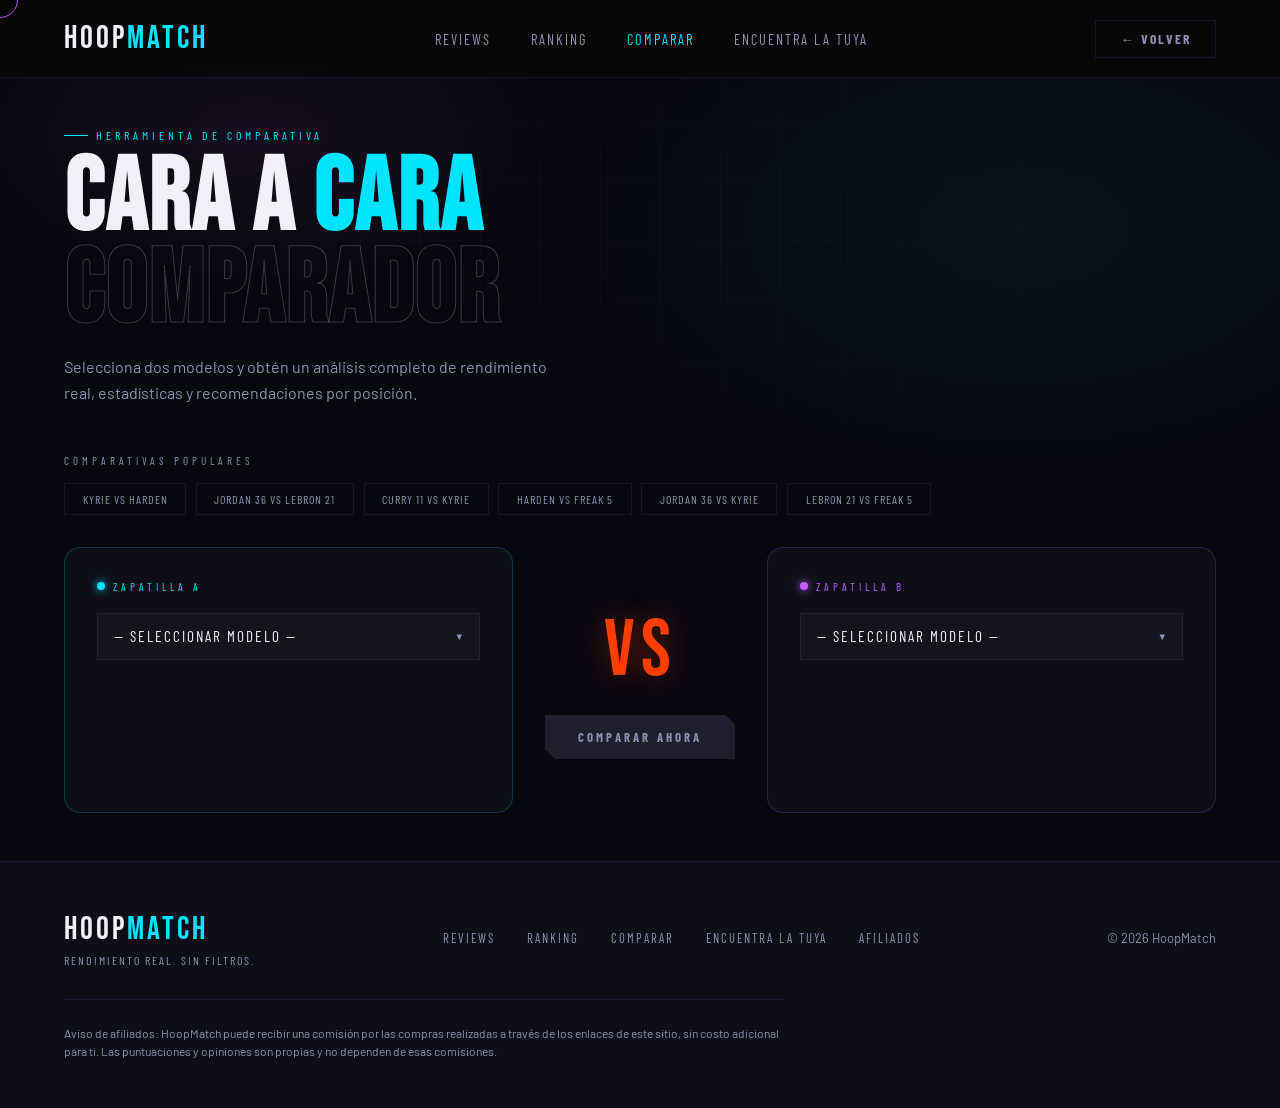
<file: compare.html>
<!doctype html>
<html lang="es">
  <head>
    <meta charset="UTF-8" />
    <meta name="viewport" content="width=device-width, initial-scale=1.0" />
    <meta name="description" content="Compara dos zapatillas de basketball cara a cara: grip, comodidad, amortiguación, durabilidad, peso y recomendación por posición." />
    <meta name="theme-color" content="#07070f" />
    <title>HoopMatch — Comparar Zapatillas de Basketball</title>
    <link rel="preconnect" href="https://fonts.googleapis.com" />
    <link rel="preconnect" href="https://fonts.gstatic.com" crossorigin />
    <link
      href="https://fonts.googleapis.com/css2?family=Bebas+Neue&family=Barlow+Condensed:wght@400;600;700&family=Barlow:wght@400;500;600&display=swap"
      rel="stylesheet"
    />
    <link rel="stylesheet" href="css/styles.css" />
    <link rel="stylesheet" href="css/compare.css" />
  </head>
  <body>
    <div class="cursor" id="cursor"></div>
    <div class="cursor-ring" id="cursorRing"></div>

    <nav>
      <a href="index.html" class="logo">HOOP<span>MATCH</span></a>
      <ul class="nav-links">
        <li><a href="index.html#reviews">Reviews</a></li>
        <li><a href="index.html#ranking">Ranking</a></li>
        <li><a href="compare.html" class="active">Comparar</a></li>
        <li><a href="quiz.html">Encuentra la tuya</a></li>
      </ul>
      <a href="index.html" class="nav-back">← Volver</a>
    </nav>

    <!-- HEADER -->
    <header class="page-header">
      <div class="page-header-bg"></div>
      <div class="page-header-grid"></div>
      <div class="page-header-inner">
        <div class="page-label">Herramienta de comparativa</div>
        <h1 class="page-title">CARA A <span class="accent">CARA</span><br /><span class="dim">COMPARADOR</span></h1>
        <p class="page-sub">Selecciona dos modelos y obtén un análisis completo de rendimiento real, estadísticas y recomendaciones por posición.</p>
      </div>
    </header>

    <!-- PRESETS (se generan desde js/compare.js) -->
    <div class="presets-section">
      <div class="presets-label">Comparativas populares</div>
      <div class="presets-list" id="presetsList"></div>
    </div>

    <!-- SELECTOR -->
    <div class="selector-section">
      <div class="selector-grid">
        <div class="selector-panel panel-a">
          <div class="panel-label la"><div class="dot dot-a"></div>Zapatilla A</div>
          <div class="select-wrap">
            <select class="shoe-select" id="selectA" aria-label="Zapatilla A">
              <option value="">— Seleccionar modelo —</option>
            </select>
          </div>
          <div class="selected-shoe-preview" id="previewA">
            <div class="preview-emoji" id="previewEmojiA"></div>
            <div class="preview-info">
              <div class="preview-brand" id="previewBrandA"></div>
              <div class="preview-name" id="previewNameA"></div>
            </div>
            <div>
              <div class="preview-score sa" id="previewScoreA"></div>
              <div class="preview-score-label">Total</div>
            </div>
          </div>
        </div>

        <div class="selector-middle">
          <div class="vs-badge">VS</div>
          <button type="button" class="compare-btn" id="compareBtn" disabled>Comparar ahora</button>
          <div class="compare-hint" id="compareHint" aria-live="polite"></div>
        </div>

        <div class="selector-panel panel-b">
          <div class="panel-label lb"><div class="dot dot-b"></div>Zapatilla B</div>
          <div class="select-wrap">
            <select class="shoe-select" id="selectB" aria-label="Zapatilla B">
              <option value="">— Seleccionar modelo —</option>
            </select>
          </div>
          <div class="selected-shoe-preview" id="previewB">
            <div class="preview-emoji" id="previewEmojiB"></div>
            <div class="preview-info">
              <div class="preview-brand" id="previewBrandB"></div>
              <div class="preview-name" id="previewNameB"></div>
            </div>
            <div>
              <div class="preview-score sb" id="previewScoreB"></div>
              <div class="preview-score-label">Total</div>
            </div>
          </div>
        </div>
      </div>
    </div>

    <!-- RESULTADOS -->
    <div id="compareResults">
      <div class="results-divider">
        <div class="divider-line"></div>
        <div class="divider-label">Resultado</div>
        <div class="divider-line"></div>
      </div>

      <div id="winnerBanner" class="winner-banner">
        <div>
          <div class="winner-label">🏆 Ganador general</div>
          <div class="winner-name" id="winnerName"></div>
          <div class="winner-reason" id="winnerReason"></div>
        </div>
        <div class="winner-score-box">
          <div class="winner-score-big" id="winnerScore"></div>
          <div class="winner-score-sub">Rendimiento global</div>
        </div>
      </div>

      <div class="compare-stats-section">
        <div class="results-section-title">Comparativa por categoría</div>
        <div id="dualBars"></div>
      </div>

      <div class="radar-section">
        <div class="results-section-title">Gráfico radial</div>
        <div class="radar-wrap">
          <canvas id="radarCanvas" width="480" height="480" role="img" aria-label="Gráfico radial comparando las dos zapatillas"></canvas>
        </div>
      </div>

      <div class="specs-table-section">
        <div class="results-section-title">Especificaciones técnicas completas</div>
        <div style="overflow-x: auto">
          <table class="specs-table" id="specsTable">
            <thead>
              <tr>
                <th>Especificación</th>
                <th id="thA">—</th>
                <th id="thB">—</th>
              </tr>
            </thead>
            <tbody id="specsBody"></tbody>
          </table>
        </div>
      </div>

      <div class="pros-cons-grid" id="prosConsGrid"></div>

      <div class="rec-section">
        <div class="results-section-title">Recomendación por posición</div>
        <div class="rec-grid" id="recGrid"></div>
      </div>

      <div class="method-note" id="methodNote"></div>

      <div class="cta-row" id="ctaRow"></div>
    </div>

    <footer>
      <div class="footer-main">
        <div>
          <div class="footer-logo">HOOP<span>MATCH</span></div>
          <div class="footer-tagline">Rendimiento real. Sin filtros.</div>
        </div>
        <div class="footer-links">
          <a href="index.html#reviews">Reviews</a>
          <a href="index.html#ranking">Ranking</a>
          <a href="compare.html">Comparar</a>
          <a href="quiz.html">Encuentra la tuya</a>
          <a href="#disclosure">Afiliados</a>
        </div>
        <div class="footer-copy">© 2026 HoopMatch</div>
      </div>
      <p class="footer-disclosure" id="disclosure">
        Aviso de afiliados: HoopMatch puede recibir una comisión por las compras realizadas a través de los enlaces de este sitio, sin costo adicional para ti. Las puntuaciones y opiniones son propias y no dependen de esas comisiones.
      </p>
    </footer>

    <script src="js/shoes.js"></script>
    <script src="js/common.js"></script>
    <script src="js/compare.js"></script>
  </body>
</html>
</file>
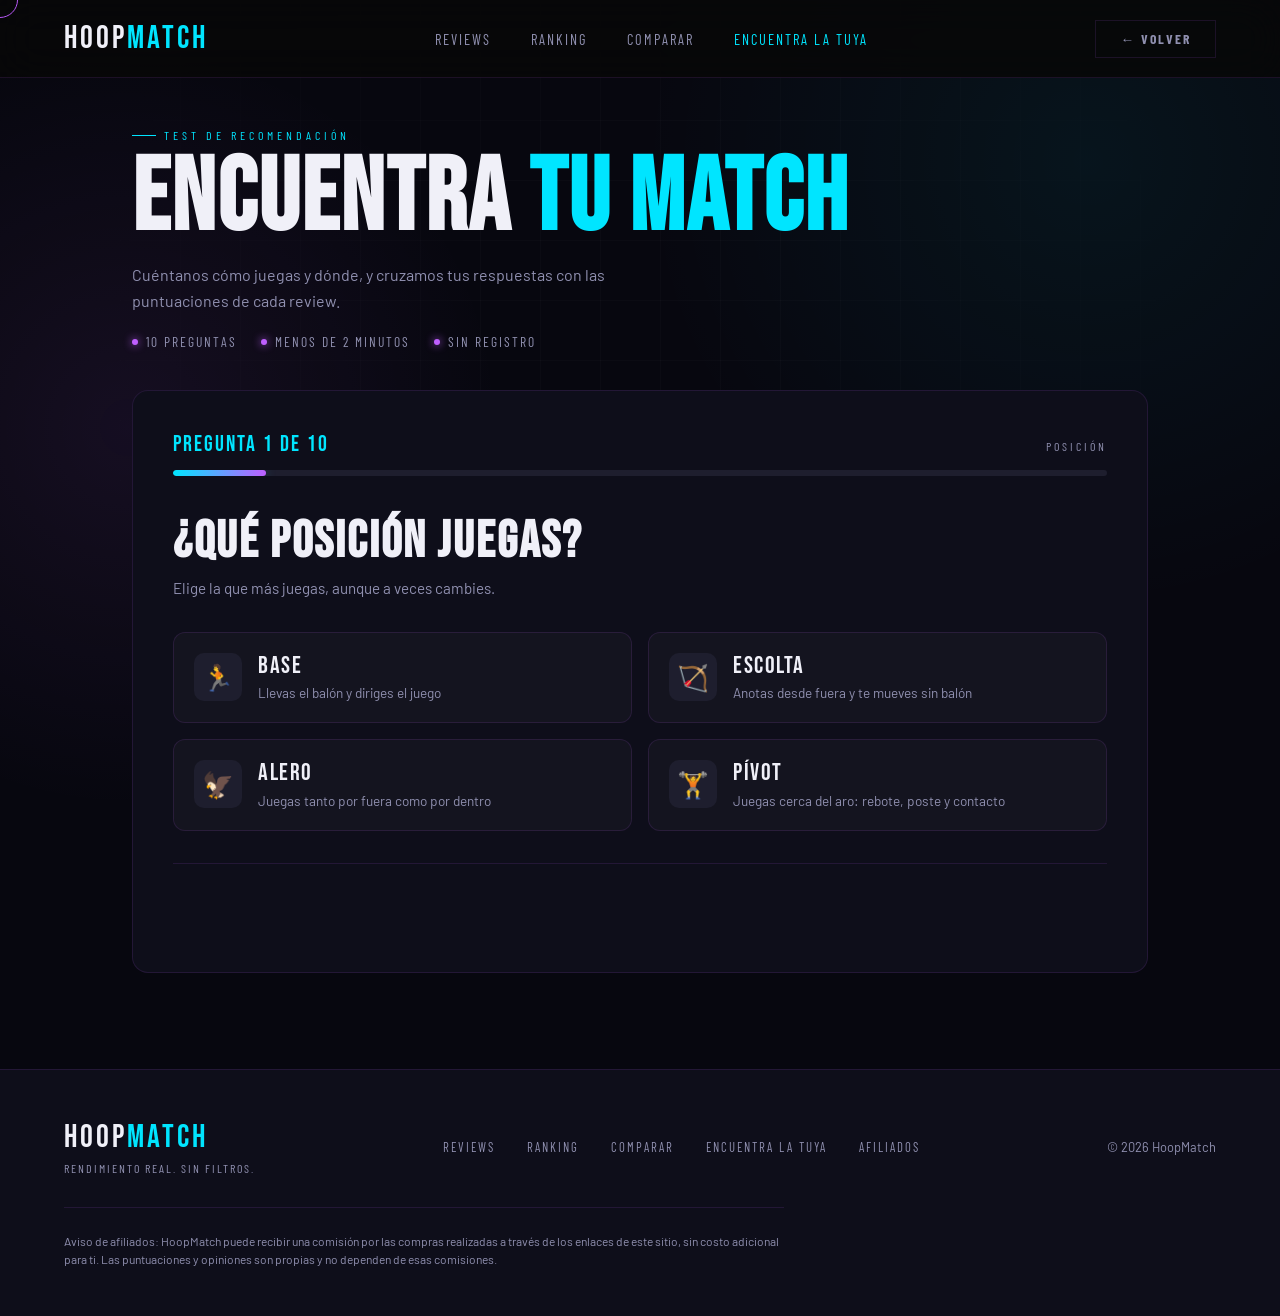
<file: quiz.html>
<!doctype html>
<html lang="es">
  <head>
    <meta charset="UTF-8" />
    <meta name="viewport" content="width=device-width, initial-scale=1.0" />
    <meta name="description" content="Responde 10 preguntas sobre tu posición, tu físico, tu cancha y tu presupuesto, y descubre qué zapatilla de basketball encaja mejor contigo." />
    <meta name="theme-color" content="#07070f" />
    <title>HoopMatch — Encuentra tu zapatilla ideal</title>
    <link rel="preconnect" href="https://fonts.googleapis.com" />
    <link rel="preconnect" href="https://fonts.gstatic.com" crossorigin />
    <link
      href="https://fonts.googleapis.com/css2?family=Bebas+Neue&family=Barlow+Condensed:wght@400;600;700&family=Barlow:wght@400;500;600&display=swap"
      rel="stylesheet"
    />
    <link rel="stylesheet" href="css/styles.css" />
    <link rel="stylesheet" href="css/quiz.css" />
  </head>
  <body>
    <div class="cursor" id="cursor"></div>
    <div class="cursor-ring" id="cursorRing"></div>

    <nav>
      <a href="index.html" class="logo">HOOP<span>MATCH</span></a>
      <ul class="nav-links">
        <li><a href="index.html#reviews">Reviews</a></li>
        <li><a href="index.html#ranking">Ranking</a></li>
        <li><a href="compare.html">Comparar</a></li>
        <li><a href="quiz.html" class="active">Encuentra la tuya</a></li>
      </ul>
      <a href="index.html" class="nav-back">← Volver</a>
    </nav>

    <div class="quiz-page">
      <div class="quiz-bg"></div>
      <div class="quiz-grid"></div>

      <main class="quiz-main">
        <!-- CABECERA -->
        <header class="quiz-header">
          <div class="quiz-label">Test de recomendación</div>
          <h1 class="quiz-title">ENCUENTRA <span class="accent">TU MATCH</span></h1>
          <p class="quiz-sub">Cuéntanos cómo juegas y dónde, y cruzamos tus respuestas con las puntuaciones de cada review.</p>
          <ul class="quiz-facts">
            <li>10 preguntas</li>
            <li>Menos de 2 minutos</li>
            <li>Sin registro</li>
          </ul>
        </header>

        <!-- PREGUNTAS + CARGA -->
        <section class="quiz-shell" id="quizShell" aria-labelledby="stepTitle">
          <div id="stepView">
            <div class="quiz-progress">
              <div class="progress-meta">
                <span class="progress-count" id="stepCount" aria-live="polite"></span>
                <span class="progress-topic" id="stepTopic"></span>
              </div>
              <div class="progress-track" role="progressbar" aria-valuemin="0" aria-valuemax="100" id="progressTrack">
                <div class="progress-fill" id="progressFill"></div>
              </div>
            </div>

            <div class="quiz-step" id="stepCard">
              <h2 class="step-title" id="stepTitle" tabindex="-1"></h2>
              <p class="step-hint" id="stepHint"></p>
              <div class="options" id="options" role="group" aria-labelledby="stepTitle"></div>
            </div>

            <div class="step-nav">
              <button type="button" class="step-btn" id="backBtn">← Paso anterior</button>
              <button type="button" class="step-btn next" id="nextBtn">Siguiente →</button>
            </div>
          </div>

          <div class="quiz-loading" id="loadingView" hidden role="status" aria-live="polite">
            <div class="ball" aria-hidden="true">
              <svg width="72" height="72" viewBox="0 0 72 72" fill="none" xmlns="http://www.w3.org/2000/svg">
                <circle cx="36" cy="36" r="34" fill="#E8601A" stroke="#C04A00" stroke-width="2" />
                <path d="M36 2 Q48 20 48 36 Q48 52 36 70" stroke="#7a2800" stroke-width="2.5" fill="none" />
                <path d="M36 2 Q24 20 24 36 Q24 52 36 70" stroke="#7a2800" stroke-width="2.5" fill="none" />
                <path d="M2 36 Q20 24 36 24 Q52 24 70 36" stroke="#7a2800" stroke-width="2.5" fill="none" />
                <path d="M2 36 Q20 48 36 48 Q52 48 70 36" stroke="#7a2800" stroke-width="2.5" fill="none" />
              </svg>
            </div>
            <div class="ball-shadow" aria-hidden="true"></div>
            <h2 class="loading-title">Estamos buscando tus zapatillas</h2>
            <p class="loading-sub">Cruzando tus respuestas con las reviews</p>
          </div>
        </section>

        <!-- RESULTADOS (se genera desde js/quiz.js) -->
        <section class="quiz-results" id="resultsView" hidden aria-live="polite"></section>
      </main>
    </div>

    <footer>
      <div class="footer-main">
        <div>
          <div class="footer-logo">HOOP<span>MATCH</span></div>
          <div class="footer-tagline">Rendimiento real. Sin filtros.</div>
        </div>
        <div class="footer-links">
          <a href="index.html#reviews">Reviews</a>
          <a href="index.html#ranking">Ranking</a>
          <a href="compare.html">Comparar</a>
          <a href="quiz.html">Encuentra la tuya</a>
          <a href="#disclosure">Afiliados</a>
        </div>
        <div class="footer-copy">© 2026 HoopMatch</div>
      </div>
      <p class="footer-disclosure" id="disclosure">
        Aviso de afiliados: HoopMatch puede recibir una comisión por las compras realizadas a través de los enlaces de este sitio, sin costo adicional para ti. Las puntuaciones y opiniones son propias y no dependen de esas comisiones.
      </p>
    </footer>

    <script src="js/shoes.js"></script>
    <script src="js/common.js"></script>
    <script src="js/recommender.js"></script>
    <script src="js/quiz.js"></script>
  </body>
</html>
</file>
<file: css/styles.css>
/* ==========================================================================
   HoopMatch · styles.css  (compartido por todas las páginas)
   ========================================================================== */

:root {
  --neon: #bf5fff;
  --neon-glow: rgba(191, 95, 255, 0.35);
  --cyan: #00e5ff;
  --cyan-glow: rgba(0, 229, 255, 0.25);
  --neon2: #ff3d00;
  --neon3: #bf5fff;
  --green: #00ff87;
  --bg: #07070f;
  --bg2: #0e0e1a;
  --bg3: #14141f;
  --bg4: #1e1e2e;
  --text: #f0f0f8;
  --text2: #9090b0;
  --border: rgba(191, 95, 255, 0.12);
  --border2: rgba(0, 229, 255, 0.12);
  --card-radius: 16px;
}

* { margin: 0; padding: 0; box-sizing: border-box; }
html { scroll-behavior: smooth; }
body { font-family: "Barlow", sans-serif; background: var(--bg); color: var(--text); overflow-x: hidden; }
img { max-width: 100%; }

/* Foco visible para navegación con teclado */
:focus-visible { outline: 2px solid var(--cyan); outline-offset: 3px; }

/* ── CURSOR (solo se activa con mouse; ver common.js) ── */
.cursor { width: 12px; height: 12px; background: var(--neon); border-radius: 50%; position: fixed; top: -100px; left: -100px; pointer-events: none; z-index: 9999; mix-blend-mode: difference; }
.cursor-ring { width: 36px; height: 36px; border: 1.5px solid var(--neon); border-radius: 50%; position: fixed; top: -100px; left: -100px; pointer-events: none; z-index: 9998; mix-blend-mode: difference; }
body.custom-cursor, body.custom-cursor * { cursor: none; }

/* ── NAV ── */
nav { position: fixed; top: 0; width: 100%; z-index: 100; display: flex; justify-content: space-between; align-items: center; padding: 1.2rem 4rem; background: rgba(8, 8, 8, 0.85); backdrop-filter: blur(20px); border-bottom: 1px solid var(--border); }
.logo { font-family: "Bebas Neue", sans-serif; font-size: 2rem; letter-spacing: 3px; color: var(--text); text-decoration: none; }
.logo span { color: var(--cyan); }
.nav-links { display: flex; gap: 2.5rem; list-style: none; }
.nav-links a { font-family: "Barlow Condensed", sans-serif; font-size: 0.9rem; letter-spacing: 2px; text-transform: uppercase; color: var(--text2); text-decoration: none; transition: color 0.2s; }
.nav-links a:hover, .nav-links a.active { color: var(--cyan); }
.nav-cta { font-family: "Barlow Condensed", sans-serif; font-size: 0.85rem; letter-spacing: 2px; text-transform: uppercase; background: var(--neon); color: #fff; padding: 0.6rem 1.5rem; border: none; font-weight: 700; transition: all 0.2s; text-decoration: none; display: inline-block; }
.nav-cta:hover { background: var(--cyan); color: #000; }
.nav-back { font-family: "Barlow Condensed", sans-serif; font-size: 0.85rem; letter-spacing: 2px; text-transform: uppercase; background: transparent; color: var(--text2); padding: 0.6rem 1.5rem; border: 1px solid var(--border); font-weight: 700; transition: all 0.2s; text-decoration: none; display: inline-block; }
.nav-back:hover { border-color: var(--cyan); color: var(--cyan); }

/* ── ANIMACIONES ── */
@keyframes fadeSlideUp { from { opacity: 0; transform: translateY(30px); } to { opacity: 1; transform: translateY(0); } }
.reveal { opacity: 0; transform: translateY(40px); transition: opacity 0.7s ease, transform 0.7s ease; }
.reveal.visible { opacity: 1; transform: translateY(0); }
.reveal-delay-1 { transition-delay: 0.1s; }
.reveal-delay-2 { transition-delay: 0.2s; }
.reveal-delay-3 { transition-delay: 0.3s; }
.reveal-delay-4 { transition-delay: 0.4s; }

/* ── BOTONES COMPARTIDOS ── */
.btn-price { flex: 1; font-family: "Barlow Condensed", sans-serif; font-size: 0.8rem; letter-spacing: 2px; text-transform: uppercase; font-weight: 700; background: var(--neon); color: #fff; padding: 0.7rem; border: none; text-align: center; transition: all 0.2s; text-decoration: none; display: block; }
.btn-price:hover { background: var(--cyan); color: #000; }

/* ── FOOTER ── */
footer { background: var(--bg2); border-top: 1px solid var(--border); padding: 3rem 4rem; display: flex; flex-direction: column; gap: 2rem; }
.footer-main { display: flex; justify-content: space-between; align-items: center; }
.footer-logo { font-family: "Bebas Neue", sans-serif; font-size: 2rem; letter-spacing: 3px; }
.footer-logo span { color: var(--cyan); }
.footer-tagline { font-family: "Barlow Condensed", sans-serif; font-size: 0.75rem; letter-spacing: 2px; text-transform: uppercase; color: var(--text2); margin-top: 0.25rem; }
.footer-links { display: flex; gap: 2rem; }
.footer-links a { font-family: "Barlow Condensed", sans-serif; font-size: 0.8rem; letter-spacing: 2px; text-transform: uppercase; color: var(--text2); text-decoration: none; transition: color 0.2s; }
.footer-links a:hover { color: var(--cyan); }
.footer-copy { font-size: 0.8rem; color: var(--text2); }
.footer-disclosure { font-size: 0.75rem; color: var(--text2); line-height: 1.5; max-width: 720px; border-top: 1px solid var(--border); padding-top: 1.5rem; }

/* ── EMOJI / IMAGEN DE ZAPATILLA ── */
.shoe-img { width: 100%; height: 100%; object-fit: contain; display: block; }

.method-note { max-width: 900px; margin: 2rem 0 0; padding: 1rem 1.25rem; border: 1px solid var(--border); border-radius: 12px; background: var(--bg3); font-size: 0.85rem; line-height: 1.6; color: var(--text2); }
.method-note strong { color: var(--text); }

/* ── MOVIMIENTO REDUCIDO ── */
@media (prefers-reduced-motion: reduce) {
  *, *::before, *::after { animation-duration: 0.01ms !important; animation-iteration-count: 1 !important; transition-duration: 0.01ms !important; scroll-behavior: auto !important; }
  .reveal { opacity: 1; transform: none; }
}

@media (max-width: 900px) {
  nav { padding: 1.2rem 2rem; }
  .nav-links { display: none; }
  footer { padding: 3rem 2rem; }
  .footer-main { flex-direction: column; gap: 2rem; text-align: center; }
  .footer-links { flex-wrap: wrap; justify-content: center; }
  .footer-disclosure { text-align: center; }
}
</file>
<file: css/compare.css>
/* ==========================================================================
   HoopMatch · compare.css  (solo compare.html)
   ========================================================================== */

:root { --col-a: #00e5ff; --col-b: #bf5fff; }

/* ── HEADER ── */
.page-header { padding: 8rem 4rem 3rem; position: relative; overflow: hidden; }
.page-header-bg { position: absolute; inset: 0; background: radial-gradient(ellipse 50% 80% at 80% 50%, rgba(0,229,255,0.06) 0%, transparent 70%), radial-gradient(ellipse 40% 60% at 20% 30%, rgba(191,95,255,0.07) 0%, transparent 60%), var(--bg); }
.page-header-grid { position: absolute; inset: 0; background-image: linear-gradient(rgba(255,255,255,0.02) 1px, transparent 1px), linear-gradient(90deg, rgba(255,255,255,0.02) 1px, transparent 1px); background-size: 60px 60px; mask-image: radial-gradient(ellipse at center, black 20%, transparent 75%); }
.page-header-inner { position: relative; z-index: 2; }
.page-label { font-family: "Barlow Condensed", sans-serif; font-size: 0.75rem; letter-spacing: 4px; text-transform: uppercase; color: var(--cyan); margin-bottom: 0.75rem; display: flex; align-items: center; gap: 0.5rem; }
.page-label::before { content: ""; display: inline-block; width: 24px; height: 1px; background: var(--cyan); }
.page-title { font-family: "Bebas Neue", sans-serif; font-size: clamp(3.5rem, 8vw, 7rem); line-height: 0.9; letter-spacing: 2px; margin-bottom: 1rem; }
.page-title .dim { -webkit-text-stroke: 1px rgba(255,255,255,0.2); color: transparent; }
.page-title .accent { color: var(--cyan); }
.page-sub { font-size: 1rem; color: var(--text2); max-width: 500px; line-height: 1.6; }

/* ── SELECTOR ── */
.selector-section { padding: 0 4rem 3rem; }
.selector-grid { display: grid; grid-template-columns: 1fr auto 1fr; gap: 2rem; align-items: start; }
.selector-panel { background: var(--bg2); border: 1px solid var(--border); border-radius: var(--card-radius); padding: 2rem; }
.selector-panel.panel-a { border-color: rgba(0,229,255,0.2); }
.selector-panel.panel-b { border-color: rgba(191,95,255,0.2); }
.panel-label { font-family: "Barlow Condensed", sans-serif; font-size: 0.7rem; letter-spacing: 4px; text-transform: uppercase; margin-bottom: 1.25rem; display: flex; align-items: center; gap: 0.5rem; }
.panel-label.la { color: var(--col-a); }
.panel-label.lb { color: var(--col-b); }
.panel-label .dot { width: 8px; height: 8px; border-radius: 50%; flex-shrink: 0; }
.dot-a { background: var(--col-a); box-shadow: 0 0 8px var(--col-a); }
.dot-b { background: var(--col-b); box-shadow: 0 0 8px var(--col-b); }

.shoe-select { width: 100%; background: var(--bg3); border: 1px solid var(--border); color: var(--text); font-family: "Barlow Condensed", sans-serif; font-size: 0.95rem; letter-spacing: 2px; text-transform: uppercase; padding: 0.85rem 2.5rem 0.85rem 1rem; appearance: none; -webkit-appearance: none; outline: none; transition: border-color 0.2s; }
.shoe-select:focus { border-color: var(--cyan); }
.select-wrap { position: relative; }
.select-wrap::after { content: "▼"; position: absolute; right: 1rem; top: 50%; transform: translateY(-50%); font-size: 0.6rem; color: var(--text2); pointer-events: none; }

.selected-shoe-preview { margin-top: 1.5rem; display: flex; align-items: center; gap: 1.25rem; padding: 1.25rem; background: var(--bg3); border-radius: 10px; opacity: 0; transition: opacity 0.3s; }
.selected-shoe-preview.visible { opacity: 1; }
.preview-emoji { font-size: 3rem; flex-shrink: 0; width: 72px; height: 56px; display: flex; align-items: center; justify-content: center; }
.preview-info { flex: 1; min-width: 0; }
.preview-brand { font-family: "Barlow Condensed", sans-serif; font-size: 0.65rem; letter-spacing: 3px; text-transform: uppercase; color: var(--text2); }
.preview-name { font-family: "Bebas Neue", sans-serif; font-size: 1.5rem; letter-spacing: 2px; line-height: 1; margin-top: 0.1rem; }
.preview-score { font-family: "Bebas Neue", sans-serif; font-size: 2rem; line-height: 1; }
.preview-score.sa { color: var(--col-a); }
.preview-score.sb { color: var(--col-b); }
.preview-score-label { font-family: "Barlow Condensed", sans-serif; font-size: 0.6rem; letter-spacing: 2px; text-transform: uppercase; color: var(--text2); }

.selector-middle { display: flex; flex-direction: column; align-items: center; justify-content: center; padding-top: 4rem; gap: 1.5rem; min-width: 190px; }
.vs-badge { font-family: "Bebas Neue", sans-serif; font-size: 5rem; letter-spacing: 6px; color: var(--neon2); line-height: 1; text-shadow: 0 0 30px rgba(255,61,0,0.4); animation: vsGlow 2s infinite alternate; }
@keyframes vsGlow { from { text-shadow: 0 0 20px rgba(255,61,0,0.3); } to { text-shadow: 0 0 50px rgba(255,61,0,0.8), 0 0 80px rgba(255,61,0,0.3); } }
.compare-btn { font-family: "Barlow Condensed", sans-serif; font-size: 0.8rem; letter-spacing: 3px; text-transform: uppercase; font-weight: 700; background: var(--neon); color: #fff; padding: 0.9rem 1.8rem; border: none; transition: all 0.2s; clip-path: polygon(0 0, calc(100% - 10px) 0, 100% 10px, 100% 100%, 10px 100%, 0 calc(100% - 10px)); width: 100%; text-align: center; }
.compare-btn:hover:not(:disabled) { background: var(--cyan); color: #000; }
.compare-btn:disabled { background: var(--bg4); color: var(--text2); cursor: not-allowed; }
.compare-hint { font-family: "Barlow Condensed", sans-serif; font-size: 0.75rem; letter-spacing: 1px; color: var(--text2); text-align: center; min-height: 1.2em; }

/* ── PRESETS ── */
.presets-section { padding: 0 4rem 2rem; }
.presets-label { font-family: "Barlow Condensed", sans-serif; font-size: 0.7rem; letter-spacing: 4px; text-transform: uppercase; color: var(--text2); margin-bottom: 1rem; }
.presets-list { display: flex; flex-wrap: wrap; gap: 0.6rem; }
.preset-btn { font-family: "Barlow Condensed", sans-serif; font-size: 0.75rem; letter-spacing: 1px; text-transform: uppercase; background: transparent; color: var(--text2); padding: 0.5rem 1.1rem; border: 1px solid var(--border); transition: all 0.2s; }
.preset-btn:hover { border-color: var(--cyan); color: var(--cyan); }

/* ── RESULTADOS ── */
#compareResults { display: none; padding: 0 4rem 6rem; }
#compareResults.visible { display: block; animation: fadeSlideUp 0.6s ease both; }

.results-divider { display: flex; align-items: center; gap: 1.5rem; margin-bottom: 3rem; }
.divider-line { flex: 1; height: 1px; background: var(--border); }
.divider-label { font-family: "Bebas Neue", sans-serif; font-size: 1.5rem; letter-spacing: 4px; color: var(--text2); }
.results-section-title { font-family: "Barlow Condensed", sans-serif; font-size: 0.7rem; letter-spacing: 4px; text-transform: uppercase; color: var(--neon); margin-bottom: 1.5rem; display: flex; align-items: center; gap: 0.75rem; }
.results-section-title::after { content: ""; flex: 1; height: 1px; background: rgba(191,95,255,0.15); }

/* ganador */
.winner-banner { display: flex; align-items: center; justify-content: space-between; background: linear-gradient(135deg, rgba(0,229,255,0.06), rgba(191,95,255,0.04)); border: 1px solid rgba(0,229,255,0.2); border-radius: var(--card-radius); padding: 1.5rem 2rem; margin-bottom: 2.5rem; gap: 1rem; flex-wrap: wrap; }
.winner-label { font-family: "Barlow Condensed", sans-serif; font-size: 0.7rem; letter-spacing: 4px; text-transform: uppercase; color: var(--text2); }
.winner-name { font-family: "Bebas Neue", sans-serif; font-size: 2rem; letter-spacing: 2px; color: var(--cyan); line-height: 1; margin-top: 0.1rem; }
.winner-reason { font-family: "Barlow Condensed", sans-serif; font-size: 0.85rem; letter-spacing: 1px; color: var(--text2); }
.winner-score-box { text-align: right; }
.winner-score-big { font-family: "Bebas Neue", sans-serif; font-size: 3.5rem; line-height: 1; color: var(--cyan); }
.winner-score-sub { font-family: "Barlow Condensed", sans-serif; font-size: 0.7rem; letter-spacing: 2px; text-transform: uppercase; color: var(--text2); }

/* barras dobles */
.compare-stats-section { margin-bottom: 3rem; }
.compare-stat-item { margin-bottom: 1.25rem; }
.compare-stat-header { display: flex; align-items: center; justify-content: space-between; margin-bottom: 0.6rem; }
.compare-stat-name { font-family: "Barlow Condensed", sans-serif; font-size: 0.8rem; letter-spacing: 2px; text-transform: uppercase; color: var(--text2); flex: 1; text-align: center; }
.compare-stat-val { font-family: "Bebas Neue", sans-serif; font-size: 1.3rem; line-height: 1; width: 56px; }
.val-a { color: var(--col-a); text-align: left; }
.val-b { color: var(--col-b); text-align: right; }
.win-mark { font-size: 0.7rem; opacity: 0.7; margin-left: 0.2rem; }
.dual-bar-wrap { display: flex; align-items: center; gap: 4px; height: 8px; }
.bar-half { flex: 1; height: 8px; background: var(--bg4); overflow: hidden; }
.bar-half-a { border-radius: 4px 0 0 4px; }
.bar-half-b { border-radius: 0 4px 4px 0; }
.bar-fill-a { height: 100%; background: var(--col-a); width: 0; transition: width 1.4s cubic-bezier(0.4,0,0.2,1); border-radius: 4px 0 0 4px; float: right; }
.bar-fill-b { height: 100%; background: var(--col-b); width: 0; transition: width 1.4s cubic-bezier(0.4,0,0.2,1); border-radius: 0 4px 4px 0; }
.bar-center { width: 2px; height: 16px; background: var(--border); flex-shrink: 0; }

/* radar */
.radar-section { margin-bottom: 3rem; }
.radar-wrap { position: relative; display: flex; align-items: center; justify-content: center; }
#radarCanvas { max-width: 480px; width: 100%; height: auto; aspect-ratio: 1; display: block; }

/* tabla */
.specs-table-section { margin-bottom: 3rem; }
.specs-table { width: 100%; border-collapse: collapse; }
.specs-table thead tr th { font-family: "Barlow Condensed", sans-serif; font-size: 0.75rem; letter-spacing: 3px; text-transform: uppercase; padding: 1rem 1.5rem; border-bottom: 2px solid var(--border); text-align: left; background: var(--bg2); }
.specs-table thead tr th:nth-child(2) { color: var(--col-a); }
.specs-table thead tr th:nth-child(3) { color: var(--col-b); }
.specs-table tbody tr { border-bottom: 1px solid var(--border); transition: background 0.2s; }
.specs-table tbody tr:hover { background: rgba(255,255,255,0.02); }
.specs-table tbody td { padding: 1rem 1.5rem; font-family: "Barlow Condensed", sans-serif; font-size: 0.9rem; letter-spacing: 1px; vertical-align: middle; }
.specs-table tbody td:first-child { color: var(--text2); text-transform: uppercase; font-size: 0.75rem; letter-spacing: 2px; }
.specs-table .winner-check { color: var(--green); font-size: 0.85rem; margin-left: 0.4rem; }
.spec-rating { font-family: "Bebas Neue", sans-serif; font-size: 1.4rem; }
.spec-a { color: var(--col-a); }
.spec-b { color: var(--col-b); }
.spec-tag { display: inline-block; font-family: "Barlow Condensed", sans-serif; font-size: 0.65rem; letter-spacing: 1px; text-transform: uppercase; padding: 0.2rem 0.5rem; border-radius: 3px; }
.tag-yes { background: rgba(0,255,135,0.1); border: 1px solid rgba(0,255,135,0.3); color: var(--green); }
.tag-ok { background: rgba(191,95,255,0.1); border: 1px solid rgba(191,95,255,0.3); color: var(--neon); }
.tag-no { background: rgba(255,61,0,0.1); border: 1px solid rgba(255,61,0,0.3); color: var(--neon2); }

/* pros / contras */
.pros-cons-grid { display: grid; grid-template-columns: 1fr 1fr; gap: 2rem; margin-bottom: 3rem; }
.pc-card { background: var(--bg2); border: 1px solid var(--border); border-radius: var(--card-radius); padding: 1.75rem; }
.pc-card-header { display: flex; align-items: center; gap: 0.75rem; margin-bottom: 1.5rem; }
.pc-shoe-icon { font-size: 1.5rem; width: 48px; height: 36px; display: flex; align-items: center; justify-content: center; flex-shrink: 0; }
.pc-brand { font-family: "Barlow Condensed", sans-serif; font-size: 0.65rem; letter-spacing: 3px; text-transform: uppercase; }
.pc-brand.ba { color: var(--col-a); }
.pc-brand.bb { color: var(--col-b); }
.pc-shoe-name { font-family: "Bebas Neue", sans-serif; font-size: 1.4rem; letter-spacing: 2px; line-height: 1; }
.pc-list { list-style: none; display: flex; flex-direction: column; gap: 0.6rem; }
.pc-list li { font-size: 0.9rem; color: var(--text2); display: flex; gap: 0.6rem; line-height: 1.4; }
.pc-list.pros li::before { content: "+"; font-weight: 700; flex-shrink: 0; color: var(--green); }
.pc-list.cons li::before { content: "−"; font-weight: 700; flex-shrink: 0; color: var(--neon2); }
.cons-section { margin-top: 1.25rem; }
.pc-divider { font-family: "Barlow Condensed", sans-serif; font-size: 0.7rem; letter-spacing: 3px; text-transform: uppercase; color: var(--text2); margin-bottom: 0.75rem; }

/* recomendación por posición */
.rec-section { background: linear-gradient(135deg, rgba(191,95,255,0.05), rgba(0,229,255,0.04)); border: 1px solid var(--border); border-radius: var(--card-radius); padding: 2rem; margin-bottom: 3rem; }
.rec-grid { display: grid; grid-template-columns: repeat(auto-fit, minmax(200px, 1fr)); gap: 1.5rem; margin-top: 1.25rem; }
.rec-card { background: var(--bg3); border-radius: 10px; padding: 1.25rem; text-align: center; }
.rec-card-icon { font-size: 2rem; margin-bottom: 0.5rem; }
.rec-card-pos { font-family: "Bebas Neue", sans-serif; font-size: 1.2rem; letter-spacing: 2px; margin-bottom: 0.25rem; }
.rec-card-winner { font-family: "Barlow Condensed", sans-serif; font-size: 0.75rem; letter-spacing: 2px; text-transform: uppercase; color: var(--text2); }
.rec-card-winner span { font-weight: 700; }
.rec-winner-a span { color: var(--col-a); }
.rec-winner-b span { color: var(--col-b); }
.rec-winner-tie span { color: var(--neon); }

/* CTA */
.cta-row { display: flex; gap: 1rem; flex-wrap: wrap; }
.cta-btn { font-family: "Barlow Condensed", sans-serif; font-size: 0.85rem; letter-spacing: 2px; text-transform: uppercase; font-weight: 700; padding: 1rem 2rem; text-decoration: none; display: inline-block; transition: all 0.2s; text-align: center; flex: 1; min-width: 160px; clip-path: polygon(0 0, calc(100% - 8px) 0, 100% 8px, 100% 100%, 8px 100%, 0 calc(100% - 8px)); background: transparent; }
.cta-a { color: var(--col-a); border: 1px solid var(--col-a); }
.cta-a:hover { background: var(--col-a); color: #000; }
.cta-b { color: var(--col-b); border: 1px solid var(--col-b); }
.cta-b:hover { background: var(--col-b); color: #000; }

/* ── RESPONSIVE ── */
@media (max-width: 900px) {
  .page-header { padding: 6rem 2rem 2rem; }
  .selector-section, .presets-section, #compareResults { padding-left: 2rem; padding-right: 2rem; }
  .selector-grid { grid-template-columns: 1fr; }
  .selector-middle { padding-top: 0; flex-direction: row; justify-content: center; min-width: 0; flex-wrap: wrap; }
  .compare-btn { width: auto; }
  .compare-hint { flex-basis: 100%; }
  .pros-cons-grid { grid-template-columns: 1fr; }
  .specs-table tbody td, .specs-table thead tr th { padding: 0.75rem 1rem; }
  .winner-score-box { text-align: left; }
}
</file>
<file: css/quiz.css>
/* ==========================================================================
   HoopMatch · quiz.css  (solo quiz.html)
   Usa los tokens y componentes de styles.css
   ========================================================================== */

/* ── FONDO ── */
.quiz-page { position: relative; overflow: hidden; min-height: 100vh; }
.quiz-bg { position: absolute; inset: 0; background: radial-gradient(ellipse 50% 60% at 85% 15%, rgba(0,229,255,0.06) 0%, transparent 70%), radial-gradient(ellipse 45% 55% at 10% 40%, rgba(191,95,255,0.08) 0%, transparent 65%), var(--bg); }
.quiz-grid { position: absolute; inset: 0; background-image: linear-gradient(rgba(255,255,255,0.02) 1px, transparent 1px), linear-gradient(90deg, rgba(255,255,255,0.02) 1px, transparent 1px); background-size: 60px 60px; mask-image: radial-gradient(ellipse at 50% 30%, black 15%, transparent 75%); }
.quiz-main { position: relative; z-index: 2; max-width: 1080px; margin: 0 auto; padding: 8rem 2rem 6rem; }

/* ── CABECERA ── */
.quiz-header { margin-bottom: 2.5rem; }
.quiz-label { font-family: "Barlow Condensed", sans-serif; font-size: 0.75rem; letter-spacing: 4px; text-transform: uppercase; color: var(--cyan); margin-bottom: 0.75rem; display: flex; align-items: center; gap: 0.5rem; }
.quiz-label::before { content: ""; display: inline-block; width: 24px; height: 1px; background: var(--cyan); }
.quiz-title { font-family: "Bebas Neue", sans-serif; font-size: clamp(3.2rem, 8vw, 6.5rem); line-height: 0.9; letter-spacing: 2px; margin-bottom: 1rem; }
.quiz-title .accent { color: var(--cyan); }
.quiz-title .dim { -webkit-text-stroke: 1px rgba(255,255,255,0.2); color: transparent; }
.quiz-sub { font-size: 1rem; color: var(--text2); max-width: 520px; line-height: 1.6; margin-bottom: 1.25rem; }
.quiz-facts { list-style: none; display: flex; flex-wrap: wrap; gap: 0.5rem 1.5rem; }
.quiz-facts li { font-family: "Barlow Condensed", sans-serif; font-size: 0.85rem; letter-spacing: 2px; text-transform: uppercase; color: var(--text2); display: flex; align-items: center; gap: 0.5rem; }
.quiz-facts li::before { content: ""; width: 6px; height: 6px; border-radius: 50%; background: var(--neon); box-shadow: 0 0 8px var(--neon); }

/* ── CONTENEDOR DE PREGUNTAS ── */
.quiz-shell { background: var(--bg2); border: 1px solid var(--border); border-radius: var(--card-radius); padding: 2.5rem; }
.quiz-shell[hidden], .quiz-results[hidden], #stepView[hidden], .quiz-loading[hidden] { display: none; }

/* progreso */
.quiz-progress { margin-bottom: 2.5rem; }
.progress-meta { display: flex; justify-content: space-between; align-items: baseline; margin-bottom: 0.75rem; gap: 1rem; }
.progress-count { font-family: "Bebas Neue", sans-serif; font-size: 1.4rem; letter-spacing: 2px; color: var(--cyan); }
.progress-topic { font-family: "Barlow Condensed", sans-serif; font-size: 0.75rem; letter-spacing: 3px; text-transform: uppercase; color: var(--text2); }
.progress-track { height: 6px; background: var(--bg4); border-radius: 3px; overflow: hidden; }
.progress-fill { height: 100%; width: 0; border-radius: 3px; background: linear-gradient(90deg, var(--cyan), var(--neon)); transition: width 0.5s cubic-bezier(0.4, 0, 0.2, 1); box-shadow: 0 0 12px var(--cyan-glow); }

/* pregunta */
.quiz-step.enter { animation: stepIn 0.35s ease both; }
@keyframes stepIn { from { opacity: 0; transform: translateX(24px); } to { opacity: 1; transform: translateX(0); } }
.step-title { font-family: "Bebas Neue", sans-serif; font-size: clamp(2rem, 4.5vw, 3.2rem); line-height: 1; letter-spacing: 2px; margin-bottom: 0.6rem; outline: none; }
.step-hint { font-size: 0.95rem; color: var(--text2); line-height: 1.5; max-width: 640px; margin-bottom: 2rem; min-height: 1.4em; }

/* opciones */
.options { display: grid; grid-template-columns: repeat(2, 1fr); gap: 1rem; }
.options[data-count="3"], .options[data-count="6"] { grid-template-columns: repeat(3, 1fr); }
.options[data-count="5"] { grid-template-columns: repeat(6, 1fr); }
.options[data-count="5"] .option { grid-column: span 2; }
.options[data-count="5"] .option:nth-child(n + 4) { grid-column: span 3; }

.option { position: relative; display: flex; gap: 1rem; align-items: flex-start; text-align: left; background: var(--bg3); border: 1px solid var(--border); border-radius: 12px; padding: 1.25rem 2.75rem 1.25rem 1.25rem; color: var(--text); font-family: inherit; transition: transform 0.2s, border-color 0.2s, background 0.2s, box-shadow 0.2s; }
.option:hover { border-color: rgba(191,95,255,0.5); background: rgba(191,95,255,0.06); transform: translateY(-3px); }
.option[aria-pressed="true"] { border-color: var(--cyan); background: rgba(0,229,255,0.07); box-shadow: 0 0 0 1px rgba(0,229,255,0.25), 0 0 24px rgba(0,229,255,0.08); }
.option-icon { flex-shrink: 0; width: 48px; height: 48px; border-radius: 10px; background: var(--bg4); display: flex; align-items: center; justify-content: center; font-size: 1.6rem; }
.option-text { display: block; min-width: 0; }
.option-label { display: block; font-family: "Bebas Neue", sans-serif; font-size: 1.5rem; letter-spacing: 1.5px; line-height: 1.1; }
.option-desc { display: block; margin-top: 0.25rem; font-size: 0.85rem; color: var(--text2); line-height: 1.4; }
.option-check { position: absolute; top: 0.85rem; right: 0.85rem; width: 22px; height: 22px; border-radius: 50%; background: var(--cyan); color: #000; font-size: 0.75rem; font-weight: 700; display: flex; align-items: center; justify-content: center; opacity: 0; transform: scale(0.6); transition: opacity 0.2s, transform 0.2s; }
.option[aria-pressed="true"] .option-check { opacity: 1; transform: scale(1); }

/* navegación */
.step-nav { display: flex; justify-content: space-between; align-items: center; gap: 1rem; margin-top: 2rem; padding-top: 1.5rem; border-top: 1px solid var(--border); }
.step-btn { font-family: "Barlow Condensed", sans-serif; font-size: 0.85rem; letter-spacing: 2px; text-transform: uppercase; font-weight: 700; background: transparent; color: var(--text2); padding: 0.8rem 1.6rem; border: 1px solid var(--border); transition: all 0.2s; }
.step-btn:hover:not(:disabled) { border-color: var(--cyan); color: var(--cyan); }
.step-btn.next { background: var(--neon); color: #fff; border-color: var(--neon); clip-path: polygon(0 0, calc(100% - 10px) 0, 100% 10px, 100% 100%, 10px 100%, 0 calc(100% - 10px)); }
.step-btn.next:hover:not(:disabled) { background: var(--cyan); border-color: var(--cyan); color: #000; }

/* ── CARGA ── */
.quiz-loading { text-align: center; padding: 4rem 1rem 3rem; }
.ball { width: 72px; height: 72px; margin: 0 auto; animation: ballBounce 0.7s cubic-bezier(0.3, 0, 0.7, 1) infinite alternate; }
@keyframes ballBounce { from { transform: translateY(-50px) rotate(0deg); } to { transform: translateY(0) rotate(180deg); } }
.ball-shadow { width: 56px; height: 8px; margin: 10px auto 2rem; border-radius: 50%; background: rgba(0,0,0,0.6); filter: blur(3px); animation: shadowPulse 0.7s cubic-bezier(0.3, 0, 0.7, 1) infinite alternate; }
@keyframes shadowPulse { from { transform: scale(0.5); opacity: 0.3; } to { transform: scale(1); opacity: 0.8; } }
.loading-title { font-family: "Bebas Neue", sans-serif; font-size: clamp(1.8rem, 4vw, 2.6rem); letter-spacing: 2px; margin-bottom: 0.4rem; }
.loading-sub { font-family: "Barlow Condensed", sans-serif; font-size: 0.9rem; letter-spacing: 2px; text-transform: uppercase; color: var(--text2); }

/* ── RESULTADOS ── */
.results-head { margin-bottom: 2rem; }
.results-title { font-family: "Bebas Neue", sans-serif; font-size: clamp(2.6rem, 6vw, 4.5rem); line-height: 0.95; letter-spacing: 2px; margin-bottom: 0.75rem; }
.results-title .dim { -webkit-text-stroke: 1px rgba(255,255,255,0.2); color: transparent; }
.results-sub { color: var(--text2); font-size: 0.95rem; line-height: 1.5; margin-bottom: 1.25rem; }
.profile-chips { display: flex; flex-wrap: wrap; gap: 0.5rem; }
.chip { font-family: "Barlow Condensed", sans-serif; font-size: 0.75rem; letter-spacing: 1px; text-transform: uppercase; padding: 0.35rem 0.75rem; border: 1px solid var(--border); color: var(--text); background: var(--bg2); }
.chip b { color: var(--text2); font-weight: 600; margin-right: 0.35rem; }

/* resultado principal */
.result-main { display: grid; grid-template-columns: minmax(260px, 0.9fr) 1.5fr; background: linear-gradient(135deg, rgba(0,229,255,0.06), rgba(191,95,255,0.05)); border: 1px solid rgba(0,229,255,0.25); border-radius: var(--card-radius); overflow: hidden; margin-bottom: 2rem; }
.result-visual { position: relative; background: var(--bg3); display: flex; align-items: center; justify-content: center; min-height: 300px; padding: 2rem; }
.result-visual .shoe-emoji { font-size: 8rem; filter: drop-shadow(0 12px 28px rgba(0,0,0,0.55)); }
.result-visual .shoe-img { width: 80%; height: 80%; }
.rank-flag { position: absolute; top: 1rem; left: 1rem; font-family: "Barlow Condensed", sans-serif; font-size: 0.7rem; letter-spacing: 2px; text-transform: uppercase; font-weight: 700; padding: 0.3rem 0.8rem; background: var(--cyan); color: #000; }
.result-info { padding: 2rem; display: flex; flex-direction: column; gap: 1rem; min-width: 0; }
.result-brand { font-family: "Barlow Condensed", sans-serif; font-size: 0.75rem; letter-spacing: 3px; text-transform: uppercase; color: var(--text2); }
.result-name { font-family: "Bebas Neue", sans-serif; font-size: clamp(2.4rem, 5vw, 3.6rem); letter-spacing: 2px; line-height: 0.95; margin-top: -0.6rem; }
.result-tagline { color: var(--text2); font-size: 0.95rem; line-height: 1.5; }

.match { display: flex; align-items: center; gap: 1.25rem; }
.match-num { font-family: "Bebas Neue", sans-serif; font-size: 4.2rem; line-height: 0.9; color: var(--cyan); }
.match-num span { font-size: 1.8rem; color: var(--text2); margin-left: 0.15rem; }
.match-side { flex: 1; }
.match-label { font-family: "Barlow Condensed", sans-serif; font-size: 0.75rem; letter-spacing: 3px; text-transform: uppercase; color: var(--text2); margin-bottom: 0.5rem; }
.match-bar { height: 8px; background: var(--bg4); border-radius: 4px; overflow: hidden; }
.match-fill { height: 100%; width: 0; border-radius: 4px; background: linear-gradient(90deg, var(--cyan), var(--neon)); transition: width 1.3s cubic-bezier(0.4, 0, 0.2, 1); }

.result-sub { font-family: "Barlow Condensed", sans-serif; font-size: 0.75rem; letter-spacing: 3px; text-transform: uppercase; color: var(--neon); margin-bottom: 0.6rem; font-weight: 600; }
.reason-list, .warn-list { list-style: none; display: flex; flex-direction: column; gap: 0.5rem; }
.reason-list li, .warn-list li { font-size: 0.9rem; color: var(--text2); display: flex; gap: 0.6rem; line-height: 1.4; }
.reason-list li::before { content: "+"; color: var(--cyan); font-weight: 700; flex-shrink: 0; }
.warn-list li::before { content: "!"; color: var(--neon2); font-weight: 700; flex-shrink: 0; width: 0.6rem; text-align: center; }
.result-meta { font-family: "Barlow Condensed", sans-serif; font-size: 0.9rem; letter-spacing: 1px; color: var(--text2); }
.result-meta strong { color: var(--cyan); font-weight: 700; }
.result-actions { display: flex; flex-wrap: wrap; gap: 0.75rem; margin-top: 0.25rem; }

.qbtn { font-family: "Barlow Condensed", sans-serif; font-size: 0.85rem; letter-spacing: 2px; text-transform: uppercase; font-weight: 700; padding: 0.9rem 1.6rem; text-decoration: none; display: inline-block; text-align: center; transition: all 0.2s; }
.qbtn-primary { background: var(--neon); color: #fff; border: none; clip-path: polygon(0 0, calc(100% - 10px) 0, 100% 10px, 100% 100%, 10px 100%, 0 calc(100% - 10px)); }
.qbtn-primary:hover { background: var(--cyan); color: #000; transform: translateY(-2px); }
.qbtn-ghost { background: transparent; color: var(--text); border: 1px solid var(--border); }
.qbtn-ghost:hover { border-color: var(--cyan); color: var(--cyan); }
.qbtn-small { padding: 0.6rem 1.1rem; font-size: 0.75rem; }

/* alternativas */
.results-section-label { font-family: "Barlow Condensed", sans-serif; font-size: 0.7rem; letter-spacing: 4px; text-transform: uppercase; color: var(--neon); margin-bottom: 1.25rem; display: flex; align-items: center; gap: 0.75rem; }
.results-section-label::after { content: ""; flex: 1; height: 1px; background: rgba(191,95,255,0.15); }
.runner-grid { display: grid; grid-template-columns: repeat(2, 1fr); gap: 1.5rem; margin-bottom: 2rem; }
.runner-card { background: var(--bg2); border: 1px solid var(--border); border-radius: var(--card-radius); padding: 1.5rem; display: flex; flex-direction: column; gap: 1rem; transition: border-color 0.3s; }
.runner-card:hover { border-color: rgba(191,95,255,0.4); }
.runner-top { display: flex; align-items: center; gap: 1rem; }
.runner-visual { width: 84px; height: 64px; background: var(--bg3); border-radius: 8px; display: flex; align-items: center; justify-content: center; font-size: 2.2rem; flex-shrink: 0; padding: 4px; }
.runner-id { flex: 1; min-width: 0; }
.runner-rank { font-family: "Barlow Condensed", sans-serif; font-size: 0.7rem; letter-spacing: 3px; text-transform: uppercase; color: var(--text2); }
.runner-name { font-family: "Bebas Neue", sans-serif; font-size: 1.7rem; letter-spacing: 1.5px; line-height: 1.05; }
.runner-match { font-family: "Bebas Neue", sans-serif; font-size: 2.2rem; line-height: 1; color: var(--cyan); text-align: right; }
.runner-match small { display: block; font-family: "Barlow Condensed", sans-serif; font-size: 0.6rem; letter-spacing: 2px; text-transform: uppercase; color: var(--text2); }
.runner-card .result-actions { margin-top: auto; }

.stretch-card { border: 1px dashed rgba(191,95,255,0.45); border-radius: var(--card-radius); background: rgba(191,95,255,0.04); padding: 1.5rem; display: flex; align-items: center; justify-content: space-between; gap: 1.5rem; flex-wrap: wrap; margin-bottom: 2rem; }
.stretch-label { font-family: "Barlow Condensed", sans-serif; font-size: 0.7rem; letter-spacing: 3px; text-transform: uppercase; color: var(--neon); margin-bottom: 0.3rem; }
.stretch-name { font-family: "Bebas Neue", sans-serif; font-size: 1.8rem; letter-spacing: 1.5px; line-height: 1.05; }
.stretch-text { font-size: 0.9rem; color: var(--text2); line-height: 1.5; max-width: 560px; margin-top: 0.3rem; }

/* herramientas y aviso */
.results-tools { display: flex; flex-wrap: wrap; gap: 0.75rem; padding-top: 1.5rem; border-top: 1px solid var(--border); margin-bottom: 1.5rem; }
.results-note { font-size: 0.8rem; color: var(--text2); line-height: 1.5; max-width: 720px; }
.results-empty { background: var(--bg2); border: 1px solid var(--border); border-radius: var(--card-radius); padding: 2.5rem; text-align: center; margin-bottom: 2rem; }
.results-empty p { color: var(--text2); margin: 0.75rem 0 1.5rem; }

/* ── RESPONSIVE ── */
@media (max-width: 900px) {
  .quiz-main { padding: 6.5rem 1.25rem 4rem; }
  .quiz-shell { padding: 1.5rem; }
  .options, .options[data-count="3"], .options[data-count="6"], .options[data-count="5"] { grid-template-columns: 1fr; }
  .options[data-count="5"] .option, .options[data-count="5"] .option:nth-child(n + 4) { grid-column: auto; }
  .result-main { grid-template-columns: 1fr; }
  .result-visual { min-height: 220px; }
  .result-visual .shoe-emoji { font-size: 6rem; }
  .result-info { padding: 1.5rem; }
  .runner-grid { grid-template-columns: 1fr; }
  .match-num { font-size: 3.4rem; }
  .step-nav { flex-wrap: wrap; }
  .step-btn { flex: 1; }
  .progress-topic { display: none; }
}
</file>
